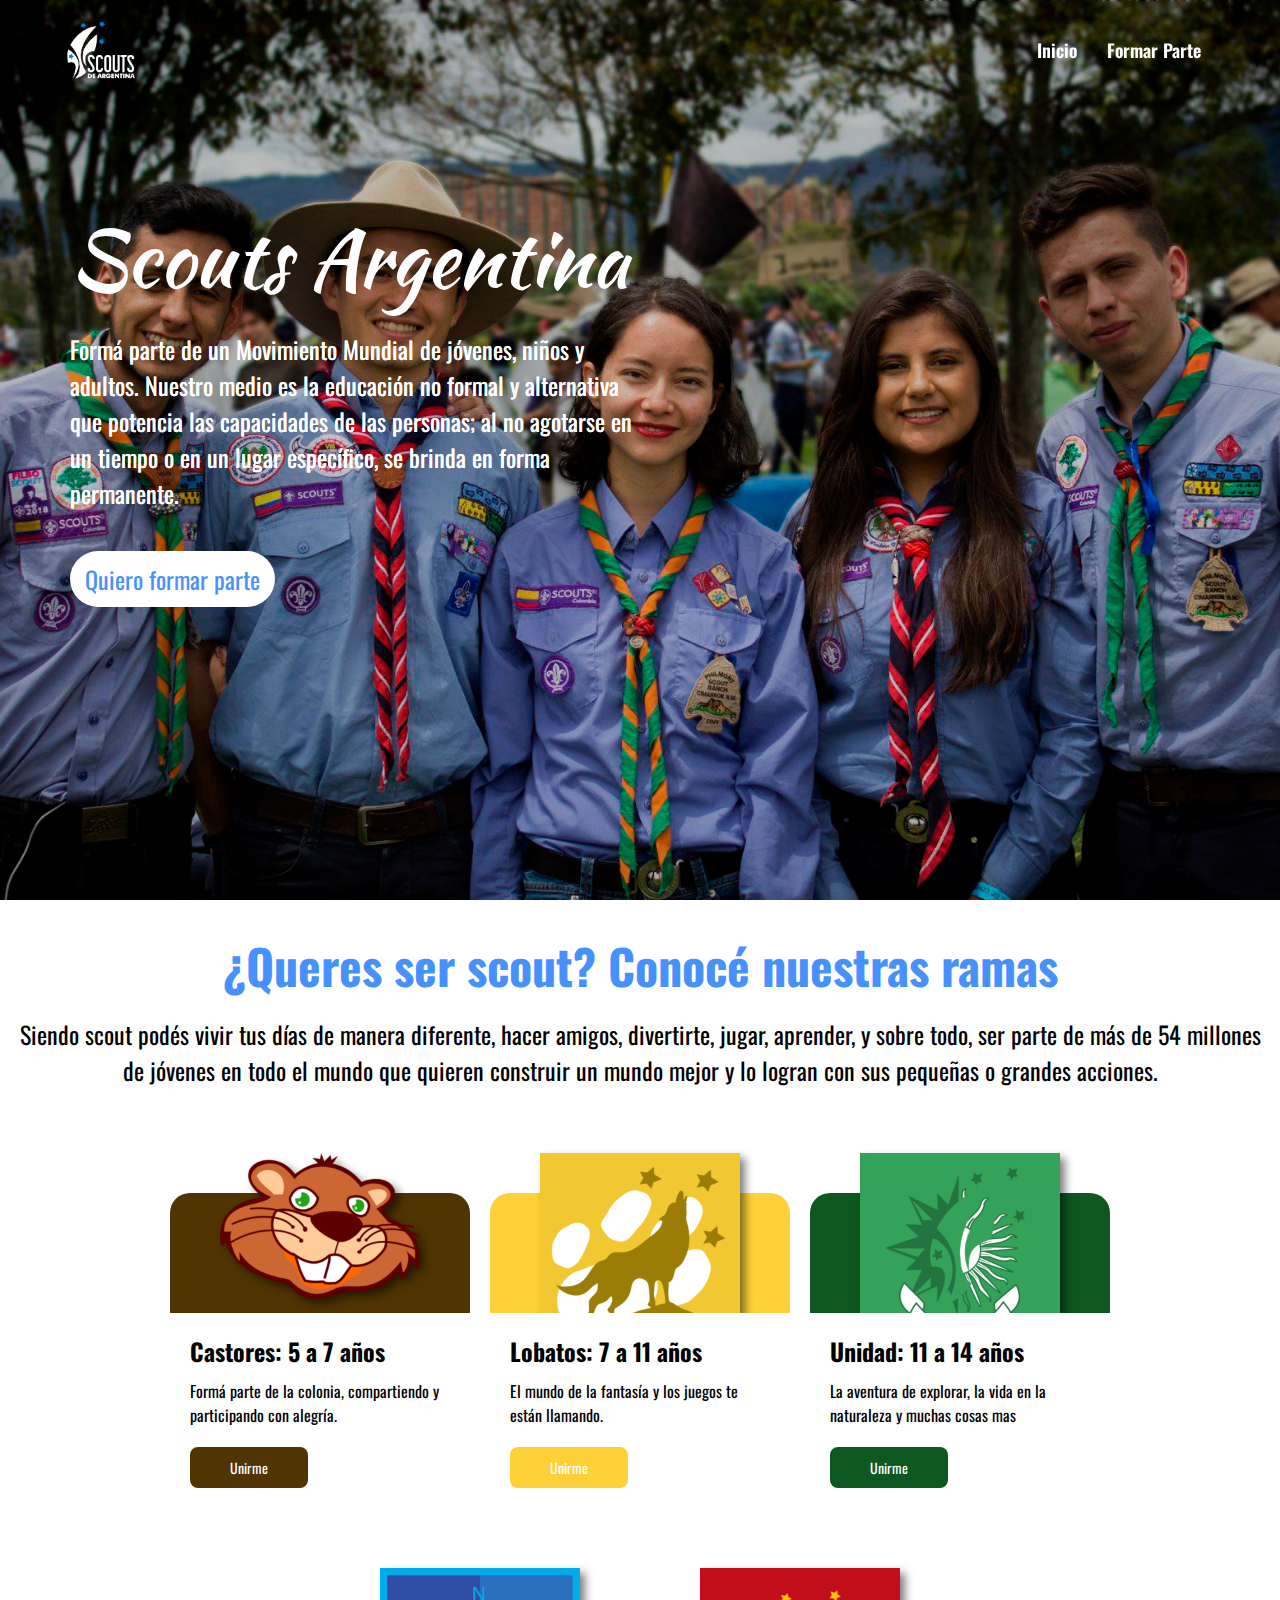
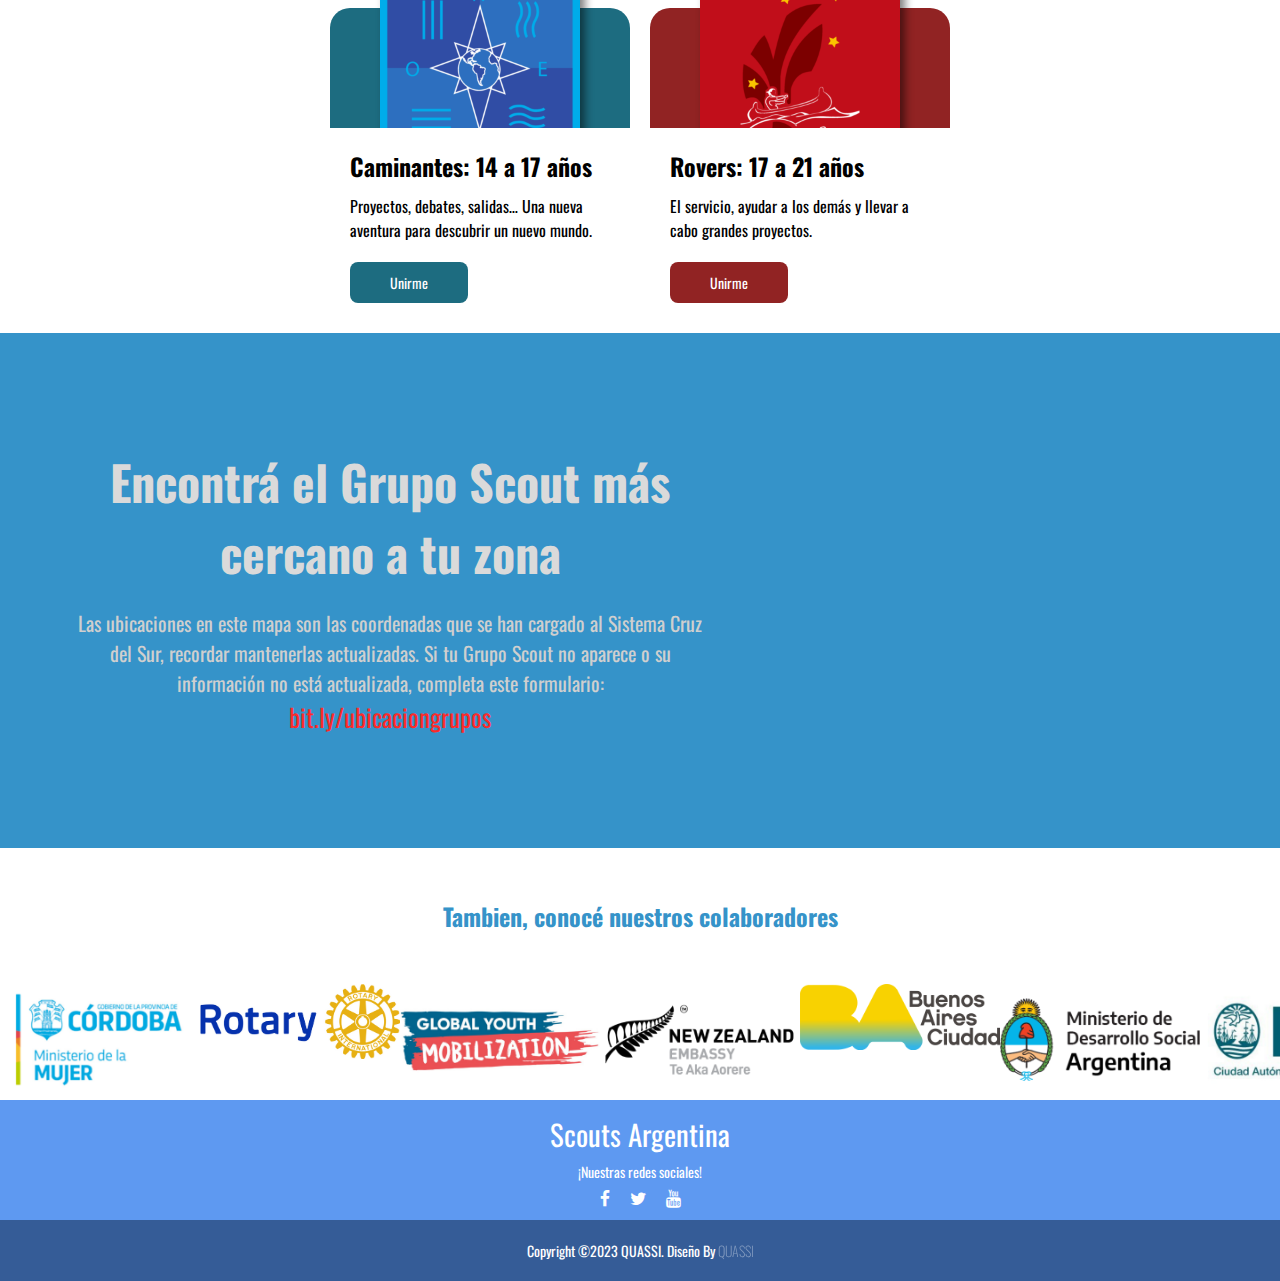
<file: index.html>
<!--PASSI PEREZ, GIAN FRANCO-->
<!--QUAGLIARDI, MARTINA-->
<!DOCTYPE html>
<html lang="en">
  <head>
    <meta charset="UTF-8" />
    <meta name="viewport" content="width=device-width, initial-scale=1.0" />
    <link rel="stylesheet" href="./css/style.css" />
    <!--LINKS-->
    <link rel="preconnect" href="https://fonts.googleapis.com" />
    <link rel="preconnect" href="https://fonts.gstatic.com" crossorigin />
    <link href="https://fonts.googleapis.com/css2?family=Oswald&display=swap" rel="stylesheet"/>
    <link href="https://cdn.jsdelivr.net/npm/bootstrap@5.3.2/dist/css/bootstrap.min.css" rel="stylesheet" integrity="sha384-T3c6CoIi6uLrA9TneNEoa7RxnatzjcDSCmG1MXxSR1GAsXEV/Dwwykc2MPK8M2HN" crossorigin="anonymous">
    <link rel="stylesheet" href="https://stackpath.bootstrapcdn.com/font-awesome/4.7.0/css/font-awesome.min.css">
      <title>Scouts Argentina</title>
  </head>
  <body id="top">
    <main class="main">
      <section class="contenedor-1">

        <header id="header">

          <img src="./img/Logo.png" class="logonav"  alt="logo">

          <input type="checkbox" id="menu">
          <label for="menu">
            <img src="./img/BARRA NAV/menu.png" class="logomenu"  alt="menu-icono">
          </label>
          <ul class="menu">
            <li class="item"><a href="#top">Inicio</a></li>
            <li class="item"><a href="detalle.html">Formar Parte</a></li>
          </ul>
        </header>


        <div class="banner">
          <div class="banner-textos">

            <h1>Scouts Argentina</h1>
            <p>
              Formá parte de un Movimiento Mundial de jóvenes, niños y adultos.
              Nuestro medio es la educación no formal y alternativa que potencia
              las capacidades de las personas; al no agotarse en un tiempo o en
              un lugar específico, se brinda en forma permanente.
            </p>
            <a href="#Sabermas">Quiero formar parte</a>

          </div>
            
          </div>
        </div>
      </section class="contenedor-2">

      <div class="texto" id="Sabermas">
        <h2>¿Queres ser scout? Conocé nuestras ramas</h2>
        <p>Siendo scout podés vivir tus días de manera diferente, hacer amigos, divertirte, jugar, aprender, y sobre todo, ser parte de más de 54 millones de jóvenes en todo el mundo que quieren construir un mundo mejor y lo logran con sus pequeñas o grandes acciones.</p>
      </div>

      <div class="container__cards">

        <div class="card-ramas">
            <div class="cover">
                <img src="./img/Castor.png" alt="">
                <div class="img__back"></div>
            </div>
            <div class="description">
                <h2>Castores: 5 a 7 años</h2>
                <p>Formá parte de la colonia, compartiendo y participando con alegría.</p>
                <a href="detalle.html"><input class="boton" type="button" value="Unirme" ></a>
            </div>
        </div>

        <div class="card-ramas">
            <div class="cover">
                <img src="./img/Lobo.png" alt="">
                <div class="img__back"></div>
            </div>
            <div class="description">
                <h2>Lobatos: 7 a 11 años</h2>
                <p>El mundo de la fantasía y los juegos te están llamando.</p>
              <a href="detalle.html"><input class="boton" type="button" value="Unirme" ></a>
            </div>
        </div>

        <div class="card-ramas">
            <div class="cover">
                <img src="./img/Unidad.png" alt="">
                <div class="img__back"></div>
            </div>
            <div class="description">
                <h2>Unidad: 11 a 14 años</h2>
                <p>La aventura de explorar, la vida en la naturaleza y muchas cosas mas</p>
                <a href="detalle.html"><input class="boton" type="button" value="Unirme" ></a>
            </div>
        </div>

        <div class="card-ramas">
          <div class="cover">
              <img src="./img/Caminantes.png" alt="">
              <div class="img__back"></div>
          </div>
          <div class="description">
              <h2>Caminantes: 14 a 17 años</h2>
              <p>Proyectos, debates, salidas… Una nueva aventura para descubrir un nuevo mundo.</p>
              <a href="detalle.html"><input class="boton" type="button" value="Unirme" ></a>
          </div>
      </div>

      <div class="card-ramas">
        <div class="cover">
            <img src="./img/Rovers.png" alt="">
            <div class="img__back"></div>
        </div>
        <div class="description">
            <h2>Rovers: 17 a 21 años</h2>
            <p>El servicio, ayudar a los demás y llevar a cabo grandes proyectos.</p>
            <a href="detalle.html"><input class="boton" type="button" value="Unirme" ></a>
        </div>
    </div>

    </div>

     <section class="contenedor-4" id="Mapa">
        <div class="textomap">
          <h2> Encontrá el Grupo Scout más cercano a tu zona</h2>
          <p>Las ubicaciones en este mapa son las coordenadas que se han cargado al Sistema Cruz del Sur, recordar mantenerlas actualizadas. Si tu Grupo Scout no aparece o su información no está actualizada, completa este formulario:</p>
          <a href="https://docs.google.com/forms/d/e/1FAIpQLSeNvzXeESF0XxlBhz9x6M9fFEhfdfFeFDezB8SikUHNPQNe2A/viewform">bit.ly/ubicaciongrupos</a>
        </div>
        <div class="mapa">
          <iframe src="https://www.google.com/maps/d/embed?mid=17uMy4QXH8s_tdrVQoUJN1Yk2nuSokjNT&ehbc=2E312F" width="500" height="450" frameborder="0" style="border:0" allowfullscreen></iframe>
        </div>
      </section>

      <section class="contenedor-3">

        <h2>Tambien, conocé nuestros colaboradores</h2>

        <div class="slider">
          <div class="slidetrack">
            <div class="slide">
              <img src="./img/FOTOS SLIDE PUBLICIDADES/1.png" alt="">
            </div>
            <div class="slide">
              <img src="./img/FOTOS SLIDE PUBLICIDADES/2.png" alt="">
            </div>
            <div class="slide">
              <img src="./img/FOTOS SLIDE PUBLICIDADES/3.png" alt="">
            </div> 
            <div class="slide">
              <img src="./img/FOTOS SLIDE PUBLICIDADES/4.png" alt="">
            </div>
            <div class="slide">
              <img src="./img/FOTOS SLIDE PUBLICIDADES/5.png" alt="">
            </div>
            <div class="slide">
              <img src="./img/FOTOS SLIDE PUBLICIDADES/6.png" alt="">
            </div>
            <div class="slide">
              <img src="./img/FOTOS SLIDE PUBLICIDADES/7.png" alt="">
            </div>
            <div class="slide">
              <img src="./img/FOTOS SLIDE PUBLICIDADES/8.png" alt="">
            </div>
            <div class="slide">
              <img src="./img/FOTOS SLIDE PUBLICIDADES/1.png" alt="">
            </div>
            <div class="slide">
              <img src="./img/FOTOS SLIDE PUBLICIDADES/2.png" alt="">
            </div>
            <div class="slide">
              <img src="./img/FOTOS SLIDE PUBLICIDADES/3.png" alt="">
            </div> 
            <div class="slide">
              <img src="./img/FOTOS SLIDE PUBLICIDADES/4.png" alt="">
            </div>
            <div class="slide">
              <img src="./img/FOTOS SLIDE PUBLICIDADES/5.png" alt="">
            </div>
            <div class="slide">
              <img src="./img/FOTOS SLIDE PUBLICIDADES/6.png" alt="">
            </div>
            <div class="slide">
              <img src="./img/FOTOS SLIDE PUBLICIDADES/7.png" alt="">
            </div>
            <div class="slide">
              <img src="./img/FOTOS SLIDE PUBLICIDADES/8.png" alt="">
            </div>
          </div>
        </div>
      </section>

    </main>

    <footer>
      <div class="footer-content">
          <h3>Scouts Argentina</h3>
          <p>¡Nuestras redes sociales!</p>
          <ul class="socials">
            <li><a href="https://www.facebook.com/ScoutsArgentina/?locale=es_LA" target="_blank"><i class="fa fa-facebook"></i></a></li>
            <li><a href="https://twitter.com/ScoutsArgentina" target="_blank"><i class="fa fa-twitter"></i></a></li>
            <li><a href="https://www.youtube.com/@scoutsdeargentinasa/videos" target="_blank"><i class="fa fa-youtube"></i></a></li>
          </ul>
      </div>
      <div class="footer-bottom">
          <p>copyright &copy;2023 QUASSI. diseño by <span>QUASSI</span></p>
      </div>
  </footer>
<!--SCRIPTS-->
    <script src="./javascript/index.js"></script>
    <script src="https://cdn.jsdelivr.net/npm/@popperjs/core@2.11.8/dist/umd/popper.min.js" integrity="sha384-I7E8VVD/ismYTF4hNIPjVp/Zjvgyol6VFvRkX/vR+Vc4jQkC+hVqc2pM8ODewa9r" crossorigin="anonymous"></script>
    <script src="https://cdn.jsdelivr.net/npm/bootstrap@5.3.2/dist/js/bootstrap.min.js" integrity="sha384-BBtl+eGJRgqQAUMxJ7pMwbEyER4l1g+O15P+16Ep7Q9Q+zqX6gSbd85u4mG4QzX+" crossorigin="anonymous"></script>

  </body>
</html>
</file>
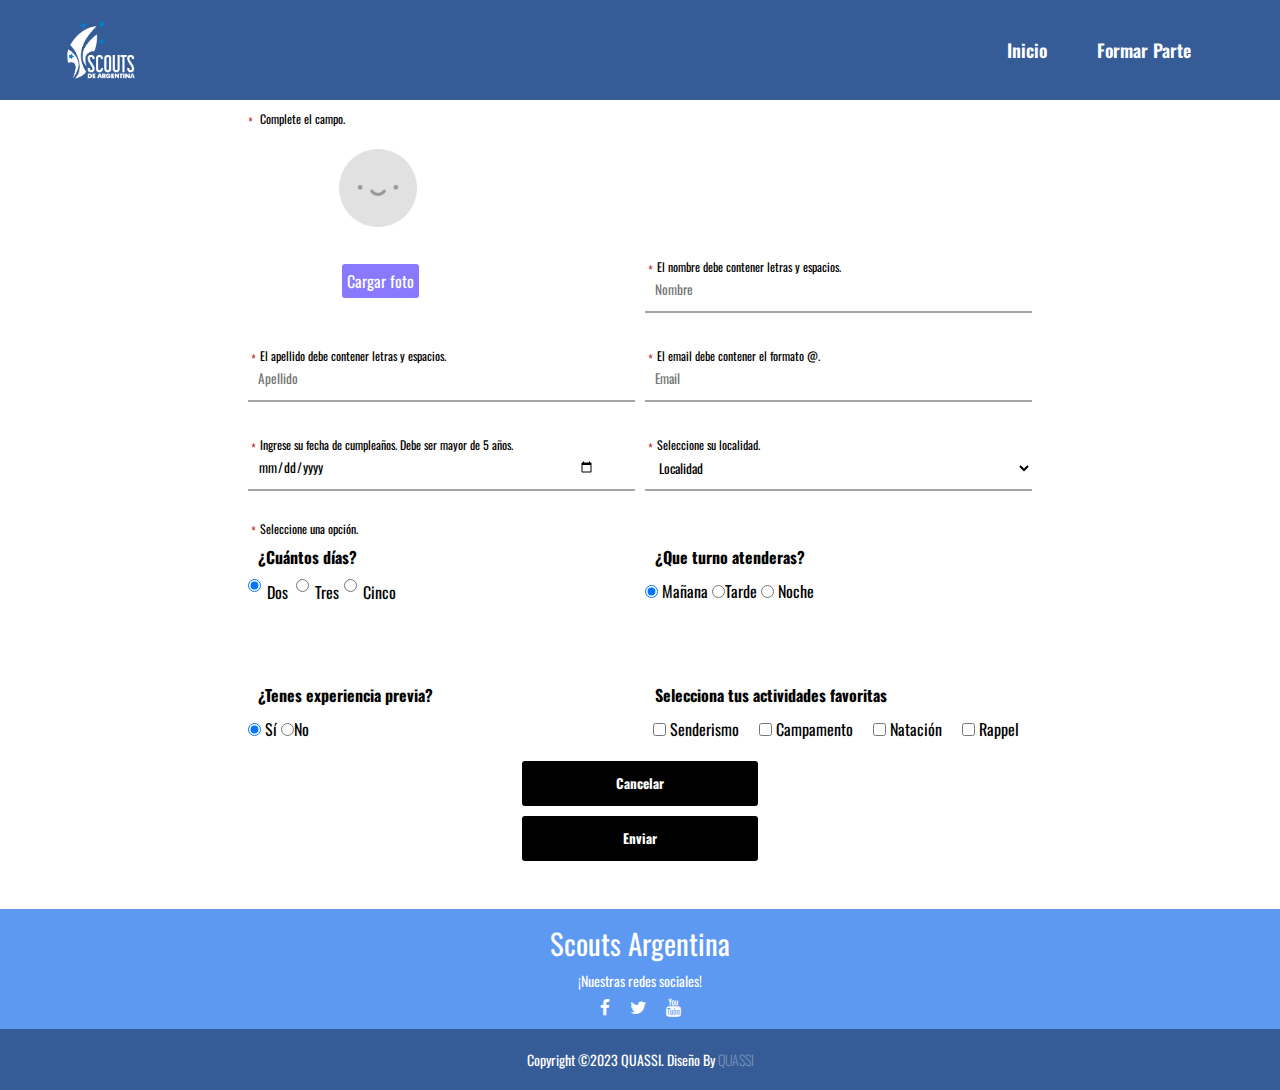
<file: detalle.html>
<!DOCTYPE html>
<html lang="en">
<head>
    <!--PASSI PEREZ, Gian Franco; QUAGLIARDI, Martina-->
    <meta charset="UTF-8">
    <meta name="viewport" content="width=device-width, initial-scale=1.0">
    <title>Registro</title>
    <!--Link CSS-->
    <link rel="stylesheet" href="./css/Detalle.css">
    <!--Link de iconos font awesome-->
    <link rel="stylesheet" href="https://cdnjs.cloudflare.com/ajax/libs/font-awesome/6.4.2/css/all.min.css">
    <!--Link de la fuente-->
    <link rel="preconnect" href="https://fonts.googleapis.com" />
    <link rel="preconnect" href="https://fonts.gstatic.com" crossorigin />
    <link
      href="https://fonts.googleapis.com/css2?family=Oswald&display=swap"
      rel="stylesheet"/>
    <link rel="stylesheet" href="https://stackpath.bootstrapcdn.com/font-awesome/4.7.0/css/font-awesome.min.css">
</head>
<body>

    <header id="headerr">

        <img src="./img/Logo.png" class="logonav"  alt="logo">

        <ul class="menu">
          <li class="item"><a href="index.html">Inicio</a></li>
          <li class="item"><a href="detalle.html">Formar Parte</a></li>
        </ul>
      </header>

    <main>
        <form action="" class="formulario" id="formulario">
            <div class="formulario__grupo" id="grupo__foto" >
                <div class="formulario__grupo-input" id="img">
                    <img src="./img/avatardefault.png" alt="avatar" id="img-registro">
                    <input type="file" name="foto" id="foto" accept="image/*" class="formulario__input">
                    
                    <label for="foto" id="cargar">Cargar foto</label><i class="fa-solid fa-circle-xmark formulario__validacion-estado"></i>
                </div>
                <p class="formulario__input-error-foto-ast">
                    *
                </p>
                <p class="formulario__input-error-foto">
                    Complete el campo.
                </p>
            </div>
            <div class="formulario__grupo" id="grupo__nombre">
                <div class="formulario__grupo-input">
                    <input type="text" class="formulario__input" id="nombre" placeholder="Nombre" name="nombre">
                    <i class="fa-solid fa-circle-xmark formulario__validacion-estado"></i>
                </div>
                <p class="formulario__input-error-ast">
                    *
                </p>
                <p class="formulario__input-error">
                    El nombre debe contener letras y espacios.
                </p>
            </div>
            <div class="formulario__grupo" id="grupo__apellido">
                <div class="formulario__grupo-input">
                    <input type="text" class="formulario__input" id="apellido" placeholder="Apellido" name="apellido">
                    <i class="fa-solid fa-circle-xmark formulario__validacion-estado"></i>
                </div>
                <p class="formulario__input-error-ast">
                    *
                </p>
                <p class="formulario__input-error">
                    El apellido debe contener letras y espacios.
                </p>
            </div>
            <div class="formulario__grupo" id="grupo__email">
                <div class="formulario__grupo-input">
                    <input type="email" class="formulario__input" id="email" placeholder="Email" name="email">
                    <i class="fa-solid fa-circle-xmark formulario__validacion-estado"></i>
                </div>
                <p class="formulario__input-error-ast">
                    *
                </p>
                <p class="formulario__input-error">
                    El email debe contener el formato @.
                </p>
            </div>
            <div class="formulario__grupo" id="grupo__fechanac">
                <div class="formulario__grupo-input">
                    <input type="date" class="formulario__input" id="fechanac" placeholder="Fecha de cumpleaños" name="fechanac" max="2018-11-03" >
                    <i class="fa-solid fa-circle-xmark formulario__validacion-estado"></i>
                </div>
                <p class="formulario__input-error-ast">
                    *
                </p>
                <p class="formulario__input-error">
                    Ingrese su fecha de cumpleaños. Debe ser mayor de 5 años.
                </p>
            </div>
            <div class="formulario__grupo" id="grupo__localidad">
                <div class="formulario__grupo-input" >
                    <select name="localidad" id="localidad" placeholder="" class="formulario__input" name="localidad"><!--select de localidad-->
                        <option value="">Localidad</option>
                        <option value="">La Falda</option>
                        <option value="">Huerta Grande</option>
                        <option value="">Valle Hermoso</option>
                        <option value="">Villa Giardino</option>
                    </select>
                    <i class="fa-solid fa-circle-xmark formulario__validacion-estado"></i>
                </div>
                <p class="formulario__input-error-ast">
                    *
                </p>
                <p class="formulario__input-error">
                    Seleccione su localidad.
                </p>
            </div>
            <div class="formulario__grupo opciones-radio" id="grupo__dias">
                <label for="cantidad" class="formulario_label">¿Cuántos días?</label>
                <div class="formulario__grupo-input">
                    <span class="opcion-radio">
                        <input type="radio" id="dos" name="cantidad" checked="" class="formulario__input">
                        <label for="dos">Dos</label>
                    </span>
            
                    <span class="opcion-radio">
                    <input type="radio" id="tres" name="cantidad" class="formulario__input"><label for="tres">Tres</label>
                    </span>
            
                    <span class="opcion-radio">
                    <input type="radio" id="cinco" name="cantidad" class="formulario__input">
                    <label for="cinco">Cinco</label>
                    </span>
                    <i class="fa-solid fa-circle-xmark formulario__validacion-estado"></i>
                </div>
                <p class="formulario__input-error-ast-rdb-chk">
                    *
                </p>
                <p class="formulario__input-error-rdb-chk">
                    Seleccione una opción.
                </p>
            </div>
            <div class="formulario__grupo" id="grupo__horario">
                <label for="horario" class="formulario_label">¿Que turno atenderas?</label>
                <div class="formulario__grupo-input opciones-radio">
                        <span class="opcion-radio2">
                        <input type="radio" id="mañana" name="horario" checked="">
                        <label for="mañana">Mañana</label>
                        </span>
                    
                        <span class="opcion-radio2">
                        <input type="radio" id="tarde" name="horario"><label for="tarde">Tarde</label>
                        </span>
                        
                        <span class="opcion-radio2">
                        <input type="radio" id="noche" name="horario">
                        <label for="noche">Noche</label>
                        </span>
                        <i class="fa-solid fa-circle-xmark formulario__validacion-estado"></i>
                </div>
                <p class="formulario__input-error-ast">
                    
                </p>
                <p class="formulario__input-error">
                    
                </p>
            </div>
            <div class="formulario__grupo" id="grupo__experiencia">
                <label for="experiencia" class="formulario_label">¿Tenes experiencia previa?</label>
                <div class="formulario__grupo-input opciones-radio">
                    <span class="opcion-radio3">
                        <input type="radio" id="si" name="experiencia" checked="">
                        <label for="si">Sí</label>
                        </span>
                    
                        <span class="opcion-radio3">
                        <input type="radio" id="no" name="experiencia"><label for="no">No</label>
                        </span>
                    
                </div>
            </div>
            <div class="formulario__grupo" id="grupo__actividades">
                <label for="actividad" class="formulario_label">Selecciona tus actividades favoritas</label>
                <div class="formulario__grupo-input">
                    <span class="opcion-chk">
                        <input type="checkbox" name="actividad" id="Senderismo">
                        <label for="Senderismo">Senderismo</label>
                    </span>
                    <span class="opcion-chk">
                        <input type="checkbox" name="actividad" id="Campamento">
                        <label for="Campamento">Campamento</label>
                    </span>
                    <span class="opcion-chk">
                        <input type="checkbox" name="actividad" id="natacion">
                        <label for="natacion">Natación</label>
                    </span>
                    <span class="opcion-chk">
                        <input type="checkbox" name="actividad" id="rappel">
                        <label for="rappel">Rappel</label>
                    </span>
                    <i class="fa-solid fa-circle-xmark formulario__validacion-estado"></i>
                </div>
                
                <p class="formulario__input-error-rdb-chk">
                    
                </p>
                
            </div>
            <div class="formulario__mensaje" id="formulario__mensaje">
                <p> <i class="fa-solid fa-triangle-exclamation"></i><b>ERROR:</b> Por favor complete el formulario.</p>
            </div>
            <div class="div-random"></div>
            <div class="btnCancelar">
                <button id="btnCancelar" class="formulario__bt" type="button">Cancelar</button>
            </div>
            <div class="formulario__grupo formulario__grupo-enviar">
                <button type="submit" class="formulario__bt">Enviar</button>
            </div>
        </form>
    </main>


    <footer>
        <div class="footer-content">
            <h3>Scouts Argentina</h3>
            <p>¡Nuestras redes sociales!</p>
            <ul class="socials">
                <li><a href="https://www.facebook.com/ScoutsArgentina/?locale=es_LA" target="_blank"><i class="fa fa-facebook"></i></a></li>
          <li><a href="https://twitter.com/ScoutsArgentina" target="_blank"><i class="fa fa-twitter"></i></a></li>
          <li><a href="https://www.youtube.com/@scoutsdeargentinasa/videos" target="_blank"><i class="fa fa-youtube"></i></a></li>
            </ul>
        </div>
        <div class="footer-bottom">
            <p>copyright &copy;2023 QUASSI. diseño by <span>QUASSI</span></p>
        </div>
    </footer>


</body>
<!--Link SCRIPT-->
<script src="./javascript/index.js"></script>
</html>
</file>
<file: css/style.css>
/*IMPORTACIONES DE FUENTES*/
@import url("https://fonts.googleapis.com/css2?family=Oswald&display=swap");

@font-face {
  font-family: 'cursive';
  src: url(../fonts/KaushanScript-Regular.ttf);
  font-weight: 400;
  font-style: normal;
}
/*REGLAS UNIVERSALES*/
* {
  padding: 0;
  margin: 0;
  list-style: none;
  box-sizing: border-box;
  font-family: "Oswald", sans-serif;
}

/*SCROLL SUAVIZADO*/
html {
  scroll-behavior: smooth;
}

/*BODY*/
body {
  background-color: rgb(255, 255, 255);
}

/*MAIN*/
.main {
  width: 100%;
}

/*CONTENEDOR HEADER*/
.contenedor-1 {
  width: 100%;
  height: 100vh;
  background-image: url(../img/Scouts\ foto\ 1.jpg);
  background-position: center;
  background-size: cover;
}

/* HEADER*/
header {
  z-index: 3;
  width: 100%;
  position: fixed;
  top: 0;
  left: 0;
  height: 100px;
  display: flex;
  justify-content: space-between;
  align-items: center;
  padding: 0 5%;
}


.logonav {
 height: 60px;
}

.menu {
  display: flex;
  justify-content: center;
  align-items: center;
  margin: 0;
}

.menu a 
{
  text-decoration: none;
  color: white;
}

.item
{
  margin: 15px;
  font-size: 18px;
  font-weight: 600;
  cursor: pointer;
  color: #dadada;
}

.menu a:hover
{
  color: rgb(71, 145, 255);
}

#menu{
  display: none;
}

.logomenu
{
  width: 25px;
}

header label {
  cursor: pointer;
  display: none;
}

.btn {
  padding: 10px 24px;
  border-radius: 30px;
  background-color: rgb(71, 145, 255);
  color: #dadada;
  font-weight: 600;
  cursor: pointer;
}

.btn:hover 
{
  background-color: rgb(53, 92, 151);
}
/*Media Query para responsive*/
@media(max-width:779px)
{
  .menu {
    padding: 20px;
    margin: 0;
  }

  header label {
    display: initial;
  }

  .menu {
    position: absolute;
    top: 100%;
    left: 0;
    right: 0;
    background-color: rgb(53, 92, 151);
    display: none;
  }

  .item 
  {
    margin: 0px 0px 10px 0px;
    width: 100%;
  }

  #menu:checked ~ .menu 
  {
    display: initial;
  }

}


/*PRIMERA SECCION*/
.banner {
  width: 100%;
  display: flex;
  justify-content: start;
  align-items: start;
  box-sizing: content-box;
}

.banner-textos {
  width: 50%;
  color: white;
  padding-left: 70px;
  padding-top: 200px;
}
/*Media Query para texto-banner responsive*/
@media (max-width:779px)
{
  .banner-textos {
    width: 65%;
    padding-top: 140px;
  }
}

@media (max-width:600px)
{
  .banner-textos {
    width: 85%;
    padding-top: 90px;
  }
}

.banner-textos h1 {
  font-size: 80px;
  font-family: 'cursive';
  font-weight: 400;
  color: white;
}

.banner-textos p {
  font-size: 24px;
  margin: 15px 0 50px 0;
  color: #ffffff;
  text-shadow: 0.3px 0.2px 0.4px;
}

.banner-textos a {
  background-color: white;
  color: rgb(71, 145, 255);
  width: 50%;
  text-align: center;
  text-decoration: none;
  font-size: 24px;
  border-radius: 40px;
  padding: 10px 15px;
}

.banner-textos a:hover {
  background-color: rgb(71, 145, 255);
  color: white;
}

/*SEGUNDA SECCION*/
.contenedor-2 {
  width: 100%;
  height: 70vh;
}

.texto {
  text-align: center;
  padding-top: 30px;
}

.texto h2 {
  font-size: 48px;
  color: rgb(71, 145, 255);
}

.texto p {
  font-size: 24px;
  margin: 15px;
}

/* CARDS CON MOVIMIENTO*/

.container__cards {
  max-width: 1200px;
  margin: auto;
  margin-top: 0px;
  display: flex;
  flex-wrap: wrap;
  justify-content: center;
}

.card-ramas {
  width: 300px;
  margin: 10px;
  transition: all 300ms;
}

.card-ramas .cover {
  width: 100%;
  height: 200px;
  position: relative;
  overflow: hidden;
}

.card-ramas .cover img {
  width: 200px;
  display: block;
  margin: auto;
  position: relative;
  top: 40px;
  z-index: 1;
  filter: drop-shadow(5px 5px 4px rgba(0, 0, 0, 0.5));
  transition: all 400ms;
}

.card-ramas:hover .cover img {
  top: 0px;
  filter: none;
}

.card-ramas .img__back {
  width: 100%;
  height: 200px;
  position: absolute;
  bottom: -80px;
  left: 0;
  background-size: cover;
  border-radius: 20px;
  transition: all 300ms;
}

/*NTH PARA QUE CADA CARD TENGA EL COLOR DE SU RANGO*/
.card-ramas:nth-of-type(1) .img__back {
  background-color: #503503;
}

.card-ramas:nth-of-type(2) .img__back {
  background-color: #ffd138;
}

.card-ramas:nth-of-type(3) .img__back {
  background-color: #0d5820;
}

.card-ramas:nth-of-type(4) .img__back {
  background-color: #1d6c80;
}

.card-ramas:nth-of-type(5) .img__back {
  background-color: #912323;
}

.card-ramas:hover .img__back {
  bottom: -40px;
}

.card-ramas .description {
  background: white;
  margin-top: -10px;
  padding: 20px;
  border-radius: 0px 0px 20px 20px;
  transition: all 300ms;
}

.card-ramas .description h2 {
  margin-top: 10px;
}

.card-ramas .description p {
  margin-top: 10px;
}

.card-ramas .description input {
  padding: 10px 40px;
  margin-top: 20px;
  border: none;
  background: #a6359d;
  color: white;
  font-size: 14px;
  cursor: pointer;
  border-radius: 8px;
  transition: all 300ms;
}

/*Para que cada boton tenga el color del rango
 y su hover propio*/

 .card-ramas .description input:hover {
  background: #83277b;
}

.card-ramas:nth-of-type(1) .boton {
  background-color: #503503;
}

.card-ramas:nth-of-type(2) .boton {
  background-color: #ffd138;
}

.card-ramas:nth-of-type(3) .boton {
  background-color: #0d5820;
}

.card-ramas:nth-of-type(4) .boton {
  background-color: #1d6c80;
}

.card-ramas:nth-of-type(5) .boton {
  background-color: #912323;
}

.card-ramas:nth-of-type(1) .boton:hover {
  background-color: #ebaf40;
}

.card-ramas:nth-of-type(2) .boton:hover {
  background-color: #977402;
}

.card-ramas:nth-of-type(3) .boton:hover {
  background-color: #28bb4c;
}

.card-ramas:nth-of-type(4) .boton:hover {
  background-color: #48b6d1;
}

.card-ramas:nth-of-type(5) .boton:hover {
  background-color: #d14e4e;
}

/*SLIDER*/

.contenedor-3 h2 {
  text-align: center;
  padding: 50px;
  color: rgb(53, 147, 201);
}

.slider {
  width: 100%;
  height: auto;
  margin: auto;
  overflow: hidden;
}

.slider .slidetrack {
  display: flex;
  animation: scroll 30s linear infinite;
  -webkit-animation: scroll 30s linear infinite;
  width: calc(200px * 16);
}

.slider .slide {
  width: 200px;
}

.slider .slide img {
  width: 100%;
}
@keyframes scroll {
  0% {
    -webkit-transform: translateX(0);
    transform: translateX(0);
  }

  100% {
    -webkit-transform: translateX (calc(-200px * 8));
    transform: translateX(calc(-200px * 8));
  }
}

/*TERCERA SECCION*/

.contenedor-4 {
  display: flex;
  justify-content: center;
  align-items: center;
  padding: 30px 70px 30px 70px;
  background-color: rgb(53, 147, 201);
  box-sizing: content-box;
}

.iframe {
  max-width: 100%;
  height: 200px;
}

.textomap {
  padding: 40 0 0 40;
  text-align: center;
}

.textomap h2 {
  font-size: 48px;
  color: rgb(218, 218, 218);
}

.textomap p {
  font-size: 20px;
  padding-top: 20px;
  color: rgb(207, 207, 207);
}

.textomap a {
  text-decoration: none;
  color: rgb(252, 42, 42);
  font-size: 25px;
}

.textomap a:link {
  text-decoration: none;
  color: rgb(252, 42, 42);
  font-size: 25px;
}

.textomap a:visited {
  text-decoration: none;
  color: rgb(252, 42, 42);
  font-size: 25px;
}

/*FOOTER*/

footer{
  box-sizing: border-box;
  bottom: 0;
  left: 0;
  right: 0;
  background: rgb(94, 153, 241);
  height: auto;
  width: 100%;
  font-family: "Open Sans";
  padding-top: 10px;
  color: #fff;
}
.footer-content{
  display: flex;
  align-items: center;
  justify-content: center;
  flex-direction: column;
  text-align: center;
}
.footer-content h3{
  font-size: 1.8rem;
  font-weight: 400;
  text-transform: capitalize;
  line-height: 3rem;
}
.footer-content p{
  max-width: 500px;
  margin: 0px;
  line-height: 28px;
  font-size: 14px;
}
.socials{
  list-style: none;
  display: flex;
  align-items: center;
  justify-content: center;
  margin-bottom: 10px;
}

ul.socials
{
  padding: 0%;
}
.socials li{
  margin: 0 10px;
}
.socials a{
  text-decoration: none;
  color: #fff;
}
.socials a i{
  font-size: 1.1rem;
  transition: color .4s ease;

}
.socials a:hover i{
  color: rgb(49, 49, 49);
}

.footer-bottom{
  background: rgb(53, 92, 151);
  width: 100%;
  padding: 20px 0;
  text-align: center;
}
.footer-bottom p{
  font-size: 14px;
  margin: 0;
  text-transform: capitalize;
}
.footer-bottom span{
  text-transform: uppercase;
  opacity: .4;
  font-weight: 200;
}

/*CARDS PAGINA RESUMEN*/
.container {
  padding: 30px;
  display: flex;
  flex-direction: column;
  width: 100%;
  height: 100vh;
  justify-content: center;
  align-items: center;
  background-image: url(../img/97609-bosque-la_selva_tropical-la_vegetacion-ecosistema-los_bosques_de_viejo_crecimiento-3840x2160.jpg);
  background-size: cover;
}

.container h1 
{
  font-size: 48px;
  color: rgb(255, 255, 255);
  margin: 15px;
  animation: h1anim 1s ease 0s 1 normal forwards;
}

@keyframes h1anim {
	0% {
		opacity: 0;
		transform: translateY(50px);
	}

	100% {
		opacity: 1;
		transform: translateY(0);
	}
}

.card {
  padding: 25px 25px 20px;
  display: flex;
  flex-direction: column;
  background: linear-gradient(to left, rgb(47, 55, 66) 0%, rgb(155, 193, 252) 100%);
  border-radius: 20px;
  color: #fff;
  position: relative;
  overflow: hidden;
  margin-bottom: 16px;
  margin-right: 16px;
  width: 50%;
  box-shadow: 6px 6px 5px 0px rgba(0,0,0,0.39);
-webkit-box-shadow: 6px 6px 5px 0px rgba(0,0,0,0.39);
-moz-box-shadow: 6px 6px 5px 0px rgba(0,0,0,0.39);
animation: cardanim 2s ease 0s 1 normal forwards;
}

@keyframes cardanim {
	0% {
		opacity: 0;
	}

	100% {
		opacity: 1;
	}
}

.card img {
  height: 120px;
  width: 120px;
  border-radius: 50%;
  object-fit: cover;
}

.card-body {
  display: flex;
  justify-content: space-between;
  z-index: 2;
}
.card-title {
  font-size: 16px;
}
.card-body h5,
.card-body p {
  margin: 0;
}

.card-body-item {
  display: flex;
}

.card-body .telefono {
  margin-bottom: 20px;
  font-size: 14px;
}

.datos {
  display: flex;
  font-size: 12px;
}

.datos div {
  margin-right: 10px;
  text-align: center;
}

.rama {
  justify-content: center;
  align-items: center;
  display: flex;
  flex-direction: column;
  margin: 0px;
}

.rama h4 {
  margin: 0;
  font-size: 16px;
}
.rama p {
  font-size: 20px;
  color: blanchedalmond;
}

.nuevo {
  background: linear-gradient(to right, #f4b367 0%, #ee9e5c 100%);
}

.medio {
  background: linear-gradient(to right, #ed6895 0%, #e95772 100%);
}

.avanzado {
  background: linear-gradient(to right, #cc79f2 0%, #977ff5 100%);
}

.pro {
  background: linear-gradient(to right, #6ae7cf 0%, #68e1b8 100%);
}

.maestro {
  background: linear-gradient(to right, #f8546f 0%, #fc0644 100%);
}

/*INSIGNIAS*/

/*CASTOR*/
.contenedor-insignias-castor
{
  display: none;
  justify-content: space-between;
  align-items: center;
  width: 30%;
}

.contenedor-insignias-castor img {
  height: 100px;
  width: 100px;
  border-radius: 50%;
  object-fit: cover;
  box-shadow: 6px 6px 5px 0px rgba(0,0,0,0.39);
-webkit-box-shadow: 6px 6px 5px 0px rgba(0,0,0,0.39);
-moz-box-shadow: 6px 6px 5px 0px rgba(0,0,0,0.39);
animation: insig-anim 3s ease 0s 1 normal forwards;
}

.contenedor-insignias-castor-activo
{
  display: flex;
}

/*LOBEZNOS*/
.contenedor-insignias-lobeznos
{
  display: none;
  justify-content: space-between;
  align-items: center;
  width: 60%;
}

.contenedor-insignias-lobeznos img {
  height: 100px;
  width: 100px;
  border-radius: 50%;
  object-fit: cover;
  box-shadow: 6px 6px 5px 0px rgba(0,0,0,0.39);
-webkit-box-shadow: 6px 6px 5px 0px rgba(0,0,0,0.39);
-moz-box-shadow: 6px 6px 5px 0px rgba(0,0,0,0.39);
animation: insig-anim 3s ease 0s 1 normal forwards;
  
}

.contenedor-insignias-lobeznos-activo
{
  display: flex;
}

/*UNIDAD*/
.contenedor-insignias-Unidad
{
  display: none;
  justify-content: space-between;
  align-items: center;
  width: 60%;
}

.contenedor-insignias-Unidad img {
  height: 100px;
  width: 100px;
  border-radius: 50%;
  object-fit: cover;
  box-shadow: 6px 6px 5px 0px rgba(0,0,0,0.39);
-webkit-box-shadow: 6px 6px 5px 0px rgba(0,0,0,0.39);
-moz-box-shadow: 6px 6px 5px 0px rgba(0,0,0,0.39);
animation: insig-anim 3s ease 0s 1 normal forwards;
  
}

.contenedor-insignias-Unidad-activo
{
  display: flex;
}

/*CAMINANTE*/
.contenedor-insignias-Caminante
{
  display: none;
  justify-content: space-between;
  align-items: center;
  width: 60%;
}

.contenedor-insignias-Caminante img {
  height: 100px;
  width: 100px;
  border-radius: 50%;
  object-fit: cover;
  box-shadow: 6px 6px 5px 0px rgba(0,0,0,0.39);
-webkit-box-shadow: 6px 6px 5px 0px rgba(0,0,0,0.39);
-moz-box-shadow: 6px 6px 5px 0px rgba(0,0,0,0.39);
animation: insig-anim 3s ease 0s 1 normal forwards;
  
}

.contenedor-insignias-Caminante-activo
{
  display: flex;
}

/*ROVERS*/
.contenedor-insignias-Rovers
{
  display: none;
  justify-content: space-between;
  align-items: center;
  width: 60%;
}

.contenedor-insignias-Rovers img {
  height: 100px;
  width: 100px;
  border-radius: 50%;
  object-fit: cover;
  box-shadow: 6px 6px 5px 0px rgba(0,0,0,0.39);
 -webkit-box-shadow: 6px 6px 5px 0px rgba(0,0,0,0.39);
 -moz-box-shadow: 6px 6px 5px 0px rgba(0,0,0,0.39);
  animation: insig-anim 3s ease 0s 1 normal forwards;
  
}

.contenedor-insignias-Rovers-activo
{
  display: flex;
}

@keyframes insig-anim {
	0% {
		opacity: 0;
		transform: translateY(-50px);
	}

	100% {
		opacity: 1;
		transform: translateY(0);
	}
}

.container h3 
{
  color: rgb(255, 235, 199);
  padding-bottom: 20px;
  animation: h3anim 2s ease 0s 1 normal forwards;
}

@keyframes h3anim {
	0% {
		opacity: 0;
		transform: translateY(-50px);
	}

	100% {
		opacity: 1;
		transform: translateY(0);
	}
}
</file>
<file: css/Detalle.css>
/*PASSI PEREZ, Gian Franco; QUAGLIARDI, Martina*/
/*REGLAR¿S UNIVERSALES*/
@import url(../fonts/Oswald.zip);

*{
    box-sizing: border-box;
    margin: 0;
    padding: 0;
    font-family: "Oswald", sans-serif;
    list-style: none;
}

/*EDICION DE MAIN*/
main{
    /*TAMAÑO Y POSICIONAMIENTO*/
    max-width: 880px;
    width: 100%;
    margin: auto;
    padding: 48px;
}


/* HEADER*/
header {
    z-index: 1;
    width: 100%;
    top: 0;
    left: 0;
    height: 100px;
    display: flex;
    justify-content: space-between;
    align-items: center;
    padding: 0 5%;
    background-color: rgb(53, 92, 151);
    font-family: "oswald";
  }
  
  
  .logonav {
   height: 60px;
  }
  
  .menu {
    display: flex;
    justify-content: center;
    align-items: center;
    margin: 0;
  }
  
  .menu a 
  {
    text-decoration: none;
    color: white;
  }
  
  .item
  {
    margin: 25px;
    font-size: 18px;
    font-weight: 600;
    cursor: pointer;
    color: #dadada;
  }
  
  .menu a:hover
  {
    color: rgb(71, 145, 255);
  }
  
  
  .btn:hover 
  {
    background-color: rgb(53, 92, 151);
  }
  


/*EDICION DE FORMULARIO*/
form
{
    /*DISPLAY DEL FORMULARIO*/
    display: grid;
    grid-template-columns: 1fr 1fr;
    gap: 10px;
}

#grupo__nombre{
    /*EDICION CON EL UNICO PROPÓSITO DE ACOMODAR EL INPUT DE NOMBRE*/
    margin-top: 120px;
}

.formulario_label{
    /*DISPLAY DE LOS LABELS DEL FORMULARIO*/
   display: block;
   /*EDICION DE LETRA Y POSICIONAMIENTO*/
   font-weight: 700;
   padding: 10px;
   cursor: pointer; 
}

.formulario__grupo-input{
    /*POSICIONAMIENTO DEL DIV QUE CONTIENE LOS INPUTS*/
    position: relative;
}

.formulario__input{
    /*EDICION DE LOS INPUTS*/
    /*TAMAÑO, POSICIONAMIENTO Y BORDES*/
    width: 100%;
    background-color: transparent;
    border: 0px;
    border-bottom: 2px solid #a5a5a5;
    height: 45px;
    line-height: 45px;
    padding: 0 40px 0 10px;
    transition: .3s ease all;
}


input date{
    color: #a5a5a5;
}

.formulario__input:focus{
    /*EDICION DE LOS INPUTS EN FOCO*/
    border-bottom:2px solid #8879FF;
    outline: none;
}

/*SE UTILIZAN DISTINTAS CLASES PARA EL MENSAJE DE CAMPO OBLIGATORIO YA QUE NO COINCIDEN PARA LOS POSICIONAMIENTOS*/
.formulario__input-error{
    /*EDICION DEL PARRAFO DE OBLIGATORIO DE CADA INPUT*/
    font-size: 12px;
    margin-bottom: 0;
    display: block;
    position: relative;
    top: -72px;
    left: 12px;
}

.formulario__input-error-ast{
    /*EDICION DEL * DE OBLIGATORIO DE CADA INPUT*/
    font-size: 12px;
    margin-bottom: 0;
    display: block;
    position: relative;
    top: -52px;
    left: 3px;
    color: #bb2929;
}

.formulario__input-error-rdb-chk{
    /*EDICION DEL PARRAFO DE ERROR DE CADA CHK Y RDB*/
    font-size: 12px;
    margin-bottom: 0;
    display: block;
    position: relative;
    top: -126px;
    left: 12px;
}

.formulario__input-error-ast-rdb-chk{
    /*EDICION DEL * DE OBLIGATORIO DE CADA CHK Y RDB*/
    font-size: 12px;
    margin-bottom: 0;
    display: block;
    position: relative;
    top: -107px;
    left: 3px;
    color: #bb2929;
}

.formulario__input-error-foto{
    font-size: 12px;
    margin-bottom: 0;
    display: block;
    position: relative;
    top: -200px;
    left: 12px;
}

.formulario__input-error-foto-ast{
    font-size: 12px;
    margin-bottom: 0;
    display: block;
    position: relative;
    top: -180px;
    left: 0px;
    color: #bb2929; 
}
/**/

.formulario__validacion-estado{
    /*EDICIÓN DEL SIMBOLO DE INCORRECTO*/
    position: absolute;
    right: 18px;
    bottom: 15px;
    z-index: 100;
    font-size: 16px;
    opacity: 0;
}

.opcion-chk{
    /*EDICION DE LOS CHECK BOX*/
    margin: 3px;
    padding: 5px;
}

/*EDICION DE LOS RADIO BUTTONS*/
.opcion-radio {
    display: inline-block;
    margin-right: 26px;
    position: relative;
    top: -16px;
}
.opcion-radio input {
    margin-right: 5px;
    width: 13px;
}
.opcion-radio label{
    position: absolute;
    top: 16px;
    margin: 1px;
}
/**/

/*SE CAMBIA EL DISPLAY DE ESTOS DOS CAMPOS (BOTON Y MENSAJE DE ERROR), AHORA OCUPAN DOS COLUMNAS*/
.formulario__mensaje,
.formulario__grupo-enviar{
    grid-column: span 2;
}

.btnCancelar{
    grid-column: span 2;
     /*EDICION DEL DIV QUE CONTIENE EL BOTON DE CANCELAR*/
    display: flex;
    flex-direction: column;
    align-items: center;
}

.formulario__mensaje{
    /*EDICION DEL MENSAJE DE ERROR DEL FORMULARIO*/
    height: 45px;
    line-height: 45px;
    background-color: #f66060;
    padding: 0 15px;
    border-radius: 3px;
    display: none;
}

.formulario__mensaje-activo{
    /*DISPLAY DEL MENSAJE CUANDO SE ACTIVA*/
    display: block;
}

.formulario__mensaje p{
    /*POSICIONAMIENTO DEL PARRAFO DEL MENSAJE*/
    margin: 0;
}

.formulario__grupo-enviar{
    /*EDICION DEL DIV QUE CONTIENE EL BOTON DE ENVIAR*/
    display: flex;
    flex-direction: column;
    align-items: center;
}
.formulario__grupo-cancelar{
    /*EDICION DEL DIV QUE CONTIENE EL BOTON DE ENVIAR*/
    display: flex;
    flex-direction: column;
    align-items: center;
}

.formulario__bt{
    /*EDICION DEL BOTÓN ENVIAR*/
    /*TAMAÑO, ESTÉTICA Y CURSOR*/
    height: 45px;
    line-height: 45px;
    width: 30%;
    background-color: #000;
    color: #fff;
    font-weight: bold;
    border: none;
    border-radius: 3px;
    cursor: pointer;
    transition: .1s ease all;
}

.formulario__bt:hover{
    /*EDICIÓN DE HOVER AL BOTON*/
    box-shadow: 3px 0 30px rgba(163,163,163, 1);
}

/*ESTILO DE LA VALIDACION*/
.formulario__grupo-correcto .formulario__input{
    /*ESTILO DE SIMBOLO CUANDO ESTA CORRECTO*/
    border: 0;
    border-bottom: 2px solid #1ed12d;
    opacity: 1;
}

.formulario__grupo-incorrecto .formulario__validacion-estado{
    /*ESTILO DE SIMBOLO CUANDO ESTA INCORRECTO*/
    color: #bb2929;
    opacity: 1;
}
.formulario__grupo-incorrecto .formulario__input{
    /*ESTILO DE INPUT CUANDO ESTA INCORRECTO*/
    border-bottom: 2px solid #bb2929;
}
/**/

/*IMAGEN*/
#img-registro{
    /*EDICION DE LA IMAGEN*/
    /*TAMAÑO Y POSICIONAMIENTO*/
    height: 140px;
    width: 140px;
    position: relative;
    left: 60px;
    top: -30px;
    border-radius: 100px;
}
#foto{
    display: none;
}
#cargar{
    /*EDICION DEL LABEL QUE FUNCIONA COMO BOTON*/
    /*ESTILO DE BORDES, COLOR Y CURSOR*/
    cursor: pointer;
    border-radius: 3px;
    color: white;
    background-color: #8879FF;
    /*POSICIONAMIENTO*/
    position: relative;
    left: -50px;
    padding: 5px;
}

/*ESTILO RESPONSIVE*/
@media screen and (max-width:800px){
    .formulario{
        grid-template-columns: 1fr;
    }
    .formulario__mensaje,
    .formulario__grupo-enviar{
        grid-column: 1;
    }
}

/*FOOTER*/

footer{
    box-sizing: border-box;
    bottom: 0;
    left: 0;
    right: 0;
    background: rgb(94, 153, 241);
    height: auto;
    width: 100%;
    font-family: "Open Sans";
    padding-top: 10px;
    color: #fff;
  }
  .footer-content{
    display: flex;
    align-items: center;
    justify-content: center;
    flex-direction: column;
    text-align: center;
  }
  .footer-content h3{
    font-size: 1.8rem;
    font-weight: 400;
    text-transform: capitalize;
    line-height: 3rem;
  }
  .footer-content p{
    max-width: 500px;
    margin: 0px;
    line-height: 28px;
    font-size: 14px;
  }
  .socials{
    list-style: none;
    display: flex;
    align-items: center;
    justify-content: center;
    margin-bottom: 10px;
  }
  
  ul.socials
  {
    padding: 0%;
  }
  .socials li{
    margin: 0 10px;
  }
  .socials a{
    text-decoration: none;
    color: #fff;
  }
  .socials a i{
    font-size: 1.1rem;
    transition: color .4s ease;
  
  }
  .socials a:hover i{
    color: rgb(49, 49, 49);
  }
  
  .footer-bottom{
    background: rgb(53, 92, 151);
    width: 100%;
    padding: 20px 0;
    text-align: center;
  }
  .footer-bottom p{
    font-size: 14px;
    margin: 0;
    text-transform: capitalize;
  }
  .footer-bottom span{
    text-transform: uppercase;
    opacity: .4;
    font-weight: 200;
  }
</file>
